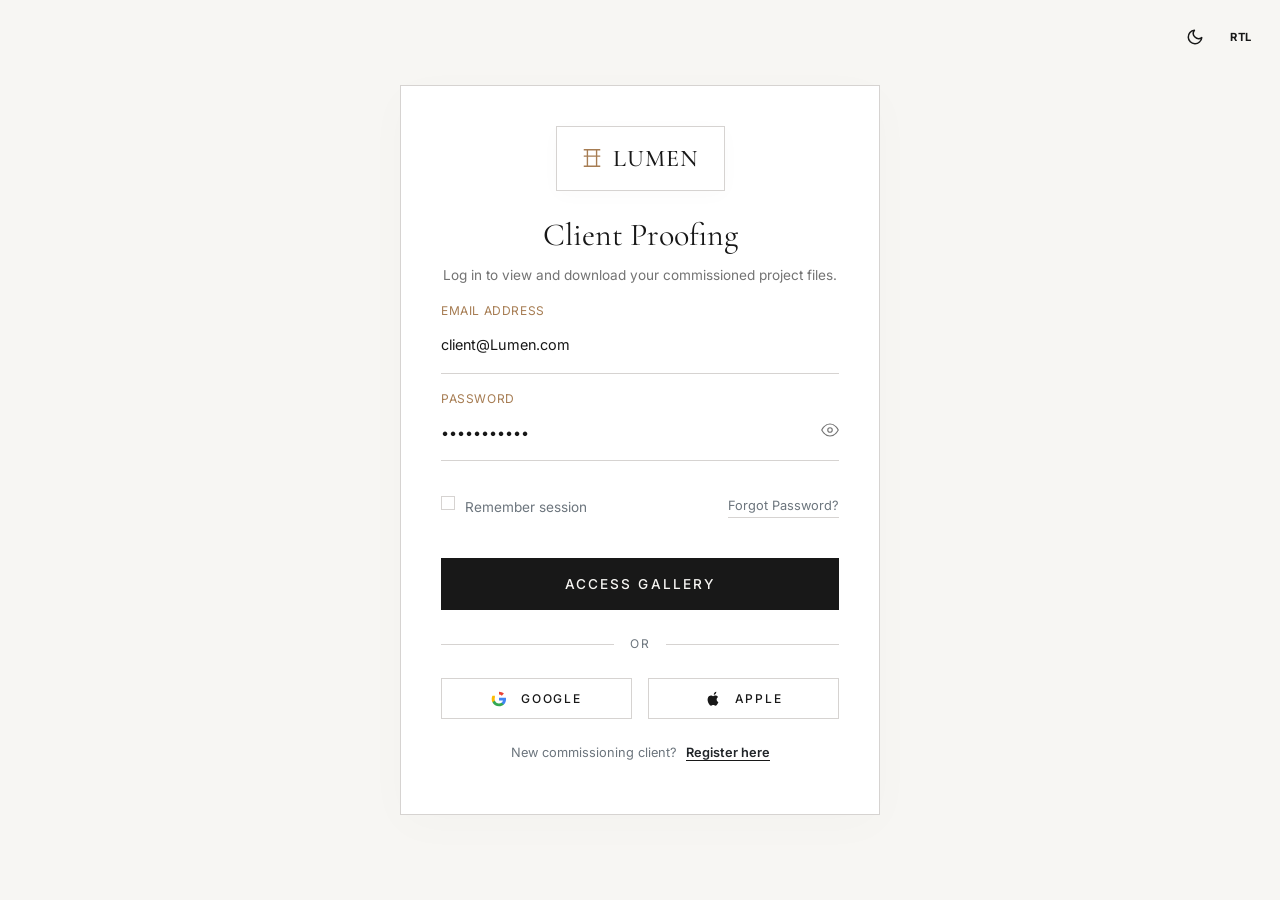
<file: login.html>
<!DOCTYPE html>
<html lang="en" data-theme="light">
<head>
  <meta charset="UTF-8">
  <meta name="viewport" content="width=device-width, initial-scale=1.0">
  <title>Client Portal Login — Lumen Studio</title>
  <link rel="icon" type="image/svg+xml" href="assets/images/favicon.svg">
  <meta name="description" content="Access your private client proofing gallery, view retouched layouts, and download final high-resolution assets.">
  
  <!-- Stylesheets -->
  <link rel="stylesheet" href="assets/css/bootstrap.min.css">
  <link rel="stylesheet" href="assets/css/style.css">
  <link rel="stylesheet" href="assets/css/dark.css">
  <link rel="stylesheet" href="assets/css/animations.css">
  
  <!-- Theme Toggle -->
  <script src="assets/js/theme-toggle.js"></script>
</head>
<body>
  <!-- Floating Control Actions (Top Right) -->
  <div style="position: fixed; top: 20px; right: 20px; z-index: 9999; display: flex; align-items: center; gap: 10px;">
    <!-- Theme Toggle Switch -->
    <button class="theme-toggle-btn" id="themeToggler" aria-label="Toggle dark/light theme">
      <svg class="moon-icon" viewBox="0 0 24 24" fill="none" stroke="currentColor" stroke-width="2" stroke-linecap="round" stroke-linejoin="round">
        <path d="M21 12.79A9 9 0 1 1 11.21 3 7 7 0 0 0 21 12.79z"></path>
      </svg>
      <svg class="sun-icon" viewBox="0 0 24 24" fill="none" stroke="currentColor" stroke-width="2" stroke-linecap="round" stroke-linejoin="round">
        <circle cx="12" cy="12" r="5"></circle>
        <line x1="12" y1="1" x2="12" y2="3"></line>
        <line x1="12" y1="21" x2="12" y2="23"></line>
        <line x1="4.22" y1="4.22" x2="5.64" y2="5.64"></line>
        <line x1="18.36" y1="18.36" x2="19.78" y2="19.78"></line>
        <line x1="1" y1="12" x2="3" y2="12"></line>
        <line x1="21" y1="12" x2="23" y2="12"></line>
        <line x1="4.22" y1="19.78" x2="5.64" y2="18.36"></line>
        <line x1="18.36" y1="5.64" x2="19.78" y2="4.22"></line>
      </svg>
    </button>
    <button class="theme-toggle-btn" id="rtlToggler" aria-label="Toggle right-to-left layout" style="font-size: 0.7rem; font-weight: 700; letter-spacing: 0.05em; padding: 8px;">RTL</button>
  </div>

  

  <!-- Login Main Container -->
  <main class="auth-container" style="min-height: 100vh; padding-top: 60px; padding-bottom: 60px; flex-direction: column; gap: 30px; display: flex; align-items: center; justify-content: center;">
    <div class="auth-card">
      <div class="auth-brand-box" style="display: flex; justify-content: center; margin-bottom: 25px; margin-top: -10px;">
        <a href="index.html" class="logo-editorial" style="display: inline-flex; align-items: center; padding: 12px 24px; border: 1px solid var(--border-color); background-color: var(--surface-color); box-shadow: 0 4px 20px rgba(0,0,0,0.02); text-decoration: none;">
          <svg class="brand-logo" viewBox="0 0 24 24" fill="none" stroke="currentColor" stroke-width="1.5" style="width: 22px; height: 22px; margin-right: 10px; color: var(--accent-color);"><path d="M3 21h18M3 10h18M3 3h18M7 3v18M17 3v18"></path></svg>
          <span>LUMEN</span>
        </a>
      </div>
      <div class="auth-header">
        <h1 class="auth-title font-serif">Client Proofing</h1>
        <p class="auth-subtitle">Log in to view and download your commissioned project files.</p>
      </div>

      <!-- Login Form -->
      <form id="clientLoginForm" novalidate aria-label="Client Login Form">
        
        <div class="form-group-editorial">
          <input type="email" id="loginEmail" class="form-input-editorial" placeholder=" " value="client@Lumen.com" required>
          <label for="loginEmail" class="form-label-editorial">EMAIL ADDRESS</label>
          <span class="validation-error-msg">Please enter a valid email address.</span>
        </div>

        <div class="form-group-editorial">
          <input type="password" id="loginPassword" class="form-input-editorial" placeholder=" " value="password123" required>
          <label for="loginPassword" class="form-label-editorial">PASSWORD</label>
          <span class="validation-error-msg">Password is required.</span>
          <button type="button" class="btn-show-password" id="btnTogglePassword" aria-label="Show password" style="position: absolute; right: 0; top: 12px; border: none; background: none; color: var(--text-secondary); cursor: pointer; padding: 0; display: flex; align-items: center; justify-content: center;">
            <svg class="eye-icon" viewBox="0 0 24 24" fill="none" stroke="currentColor" stroke-width="1.5" stroke-linecap="round" stroke-linejoin="round" style="width: 18px; height: 18px;">
              <path d="M1 12s4-8 11-8 11 8 11 8-4 8-11 8-11-8-11-8z"></path>
              <circle cx="12" cy="12" r="3"></circle>
            </svg>
          </button>
        </div>

        <div class="d-flex justify-content-between align-items-center mb-4 font-sans" style="font-size: 0.8rem;">
          <label class="checkbox-item" style="padding-left: 24px; margin-bottom: 0;">
            <input type="checkbox" id="rememberMe">
            <span class="checkmark" style="height: 14px; width: 14px;"></span>
            <span class="text-secondary">Remember session</span>
          </label>
          <a href="#" class="text-secondary" style="border-bottom: 1px solid var(--border-color);">Forgot Password?</a>
        </div>

        <!-- Feedback Alerts -->
        <div class="alert alert-danger d-none" id="loginErrorAlert">
          Invalid username or password. Please verify credentials.
        </div>
        
        <div class="alert alert-success d-none" id="loginSuccessAlert">
          Access granted. Redirecting to proofing dashboard...
        </div>

        <button type="submit" class="btn-editorial btn-editorial-solid w-100 text-center mt-3">Access Gallery</button>

        <div class="d-flex align-items-center my-4 text-secondary font-sans" style="font-size: 0.75rem;">
          <div style="flex: 1; height: 1px; background-color: var(--border-color);"></div>
          <span class="px-3" style="letter-spacing: 0.15em;">OR</span>
          <div style="flex: 1; height: 1px; background-color: var(--border-color);"></div>
        </div>

        <!-- Social Logins -->
        <div class="d-flex gap-3 mb-4 justify-content-center">
          <!-- Google Login -->
          <button type="button" class="btn-editorial" style="display: inline-flex; align-items: center; justify-content: center; gap: 10px; flex: 1; padding: 10px 16px; font-size: 0.75rem; border: 1px solid var(--border-color); background-color: var(--surface-color); transition: var(--transition-fast);">
            <svg viewBox="0 0 24 24" width="16" height="16" style="margin-right: 4px;">
              <path d="M22.56 12.25c0-.78-.07-1.53-.2-2.25H12v4.26h5.92c-.26 1.37-1.04 2.53-2.21 3.31v2.77h3.57c2.08-1.92 3.28-4.74 3.28-8.09z" fill="#4285F4"/>
              <path d="M12 23c2.97 0 5.46-.98 7.28-2.66l-3.57-2.77c-.98.66-2.23 1.06-3.71 1.06-2.86 0-5.29-1.93-6.16-4.53H2.18v2.84C3.99 20.53 7.7 23 12 23z" fill="#34A853"/>
              <path d="M5.84 14.09c-.22-.66-.35-1.36-.35-2.09s.13-1.43.35-2.09V7.06H2.18C1.43 8.55 1 10.22 1 12s.43 3.45 1.18 4.94l2.85-2.22.81-.63z" fill="#FBBC05"/>
              <path d="M12 5.38c1.62 0 3.06.56 4.21 1.64l3.15-3.15C17.45 2.09 14.97 1 12 1 7.7 1 3.47 2.18 7.06l3.66 2.84c.87-2.6 3.3-4.52 6.16-4.52z" fill="#EA4335"/>
            </svg>
            Google
          </button>
          <!-- Apple Login -->
          <button type="button" class="btn-editorial" style="display: inline-flex; align-items: center; justify-content: center; gap: 10px; flex: 1; padding: 10px 16px; font-size: 0.75rem; border: 1px solid var(--border-color); background-color: var(--surface-color); transition: var(--transition-fast);">
            <svg viewBox="0 0 24 24" width="16" height="16" fill="currentColor" style="margin-right: 4px;">
              <path d="M18.71 19.5c-.83 1.24-1.71 2.45-3.05 2.47-1.34.03-1.77-.79-3.29-.79-1.53 0-2 .77-3.27.82-1.31.05-2.3-1.32-3.14-2.53C4.25 17 2.94 12.45 4.7 9.39c.87-1.52 2.43-2.48 4.12-2.51 1.28-.02 2.5.87 3.29.87.78 0 2.26-1.07 3.81-.91.65.03 2.47.26 3.64 1.98-.09.06-2.17 1.28-2.15 3.81.03 3.02 2.65 4.03 2.68 4.04-.03.07-.42 1.44-1.38 2.83M15.97 4.17c.66-.81 1.11-1.93.99-3.06-.96.04-2.13.64-2.82 1.45-.6.7-1.13 1.84-.99 2.94.12.01.24.02.36.02.82 0 1.95-.54 2.46-1.35z"/>
            </svg>
            Apple
          </button>
        </div>
        
        <div class="text-center mt-4 font-sans" style="font-size: 0.8rem;">
          <span class="text-secondary">New commissioning client?</span>
          <a href="signup.html" class="text-dark" style="font-weight: 600; border-bottom: 1px solid var(--primary-color); margin-left: 5px;">Register here</a>
        </div>

      </form>
    </div>
  </main>



  <!-- Scripts -->
  <script src="assets/js/main.js"></script>
  <script src="assets/js/animations.js"></script>
  
  <!-- Login Handler -->
  <script>
    document.addEventListener('DOMContentLoaded', function() {
      const loginForm = document.getElementById('clientLoginForm');
      const errAlert = document.getElementById('loginErrorAlert');
      const succAlert = document.getElementById('loginSuccessAlert');
      const togglePass = document.getElementById('btnTogglePassword');
      const passField = document.getElementById('loginPassword');
      
      // Toggle password visibility
      if (togglePass && passField) {
        togglePass.addEventListener('click', function() {
          const type = passField.type === 'password' ? 'text' : 'password';
          passField.type = type;
          if (type === 'password') {
            this.innerHTML = `<svg class="eye-icon" viewBox="0 0 24 24" fill="none" stroke="currentColor" stroke-width="1.5" stroke-linecap="round" stroke-linejoin="round" style="width: 18px; height: 18px;"><path d="M1 12s4-8 11-8 11 8 11 8-4 8-11 8-11-8-11-8z"></path><circle cx="12" cy="12" r="3"></circle></svg>`;
          } else {
            this.innerHTML = `<svg class="eye-off-icon" viewBox="0 0 24 24" fill="none" stroke="currentColor" stroke-width="1.5" stroke-linecap="round" stroke-linejoin="round" style="width: 18px; height: 18px;"><path d="M17.94 17.94A10.07 10.07 0 0 1 12 20c-7 0-11-8-11-8a18.45 18.45 0 0 1 5.06-5.94M9.9 4.24A9.12 9.12 0 0 1 12 4c7 0 11 8 11 8a18.5 18.5 0 0 1-2.16 3.19m-6.72-1.07a3 3 0 1 1-4.24-4.24"></path><line x1="1" y1="1" x2="23" y2="23"></line></svg>`;
          }
        });
      }
      
      if (loginForm) {
        loginForm.addEventListener('submit', function(e) {
          e.preventDefault();
          
          const email = document.getElementById('loginEmail');
          const pass = document.getElementById('loginPassword');
          let valid = true;
          
          // Clear error states
          loginForm.querySelectorAll('.form-group-editorial').forEach(g => g.classList.remove('has-error'));
          errAlert.classList.add('d-none');
          succAlert.classList.add('d-none');
          
          if (!email.value || !email.value.includes('@')) {
            email.closest('.form-group-editorial').classList.add('has-error');
            valid = false;
          }
          if (!pass.value) {
            pass.closest('.form-group-editorial').classList.add('has-error');
            valid = false;
          }
          
          if (valid) {
            // Simulated validation check (Accepts any test client credentials)
            if (email.value === 'client@Lumen.com' && pass.value === 'password123') {
              succAlert.classList.remove('d-none');
              setTimeout(() => {
                window.location.href = 'index.html';
              }, 2000);
            } else {
              errAlert.classList.remove('d-none');
            }
          }
        });
      }
    });
  </script>
</body>
</html>
</file>
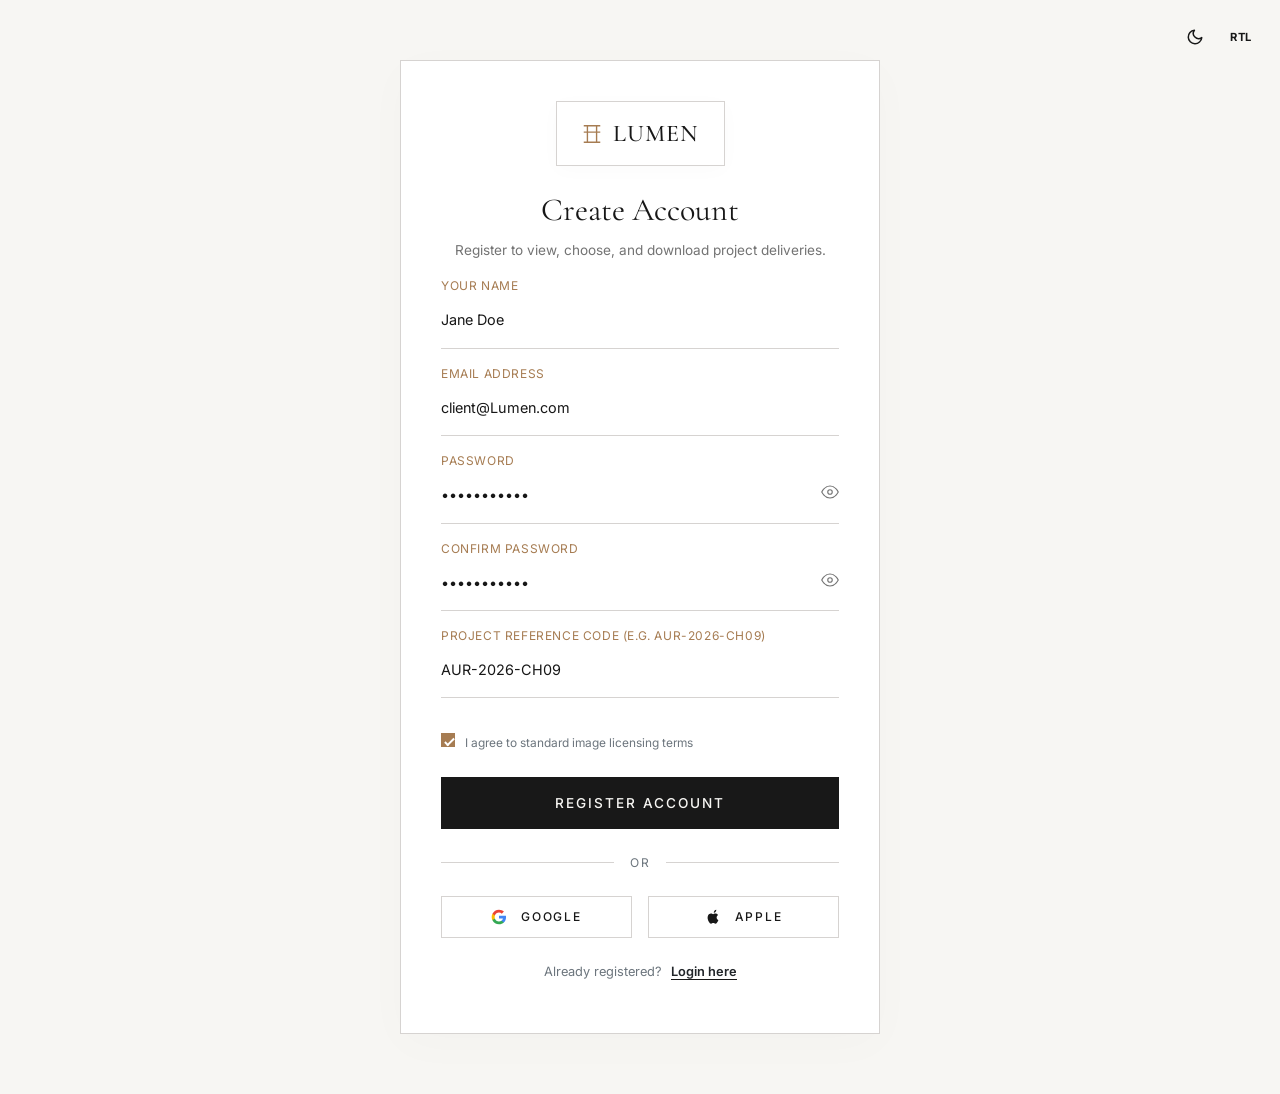
<file: signup.html>
<!DOCTYPE html>
<html lang="en" data-theme="light">
<head>
  <meta charset="UTF-8">
  <meta name="viewport" content="width=device-width, initial-scale=1.0">
  <title>Client Portal Registration — Lumen Studio</title>
  <link rel="icon" type="image/svg+xml" href="assets/images/favicon.svg">
  <meta name="description" content="Register an account on Lumen Client Portal using your project reference code to view spatial proofing galleries.">
  
  <!-- Stylesheets -->
  <link rel="stylesheet" href="assets/css/bootstrap.min.css">
  <link rel="stylesheet" href="assets/css/style.css">
  <link rel="stylesheet" href="assets/css/dark.css">
  <link rel="stylesheet" href="assets/css/animations.css">
  
  <!-- Theme Toggle -->
  <script src="assets/js/theme-toggle.js"></script>
</head>
<body>
  <!-- Floating Control Actions (Top Right) -->
  <div style="position: fixed; top: 20px; right: 20px; z-index: 9999; display: flex; align-items: center; gap: 10px;">
    <!-- Theme Toggle Switch -->
    <button class="theme-toggle-btn" id="themeToggler" aria-label="Toggle dark/light theme">
      <svg class="moon-icon" viewBox="0 0 24 24" fill="none" stroke="currentColor" stroke-width="2" stroke-linecap="round" stroke-linejoin="round">
        <path d="M21 12.79A9 9 0 1 1 11.21 3 7 7 0 0 0 21 12.79z"></path>
      </svg>
      <svg class="sun-icon" viewBox="0 0 24 24" fill="none" stroke="currentColor" stroke-width="2" stroke-linecap="round" stroke-linejoin="round">
        <circle cx="12" cy="12" r="5"></circle>
        <line x1="12" y1="1" x2="12" y2="3"></line>
        <line x1="12" y1="21" x2="12" y2="23"></line>
        <line x1="4.22" y1="4.22" x2="5.64" y2="5.64"></line>
        <line x1="18.36" y1="18.36" x2="19.78" y2="19.78"></line>
        <line x1="1" y1="12" x2="3" y2="12"></line>
        <line x1="21" y1="12" x2="23" y2="12"></line>
        <line x1="4.22" y1="19.78" x2="5.64" y2="18.36"></line>
        <line x1="18.36" y1="5.64" x2="19.78" y2="4.22"></line>
      </svg>
    </button>
    <button class="theme-toggle-btn" id="rtlToggler" aria-label="Toggle right-to-left layout" style="font-size: 0.7rem; font-weight: 700; letter-spacing: 0.05em; padding: 8px;">RTL</button>
  </div>

  

  <!-- Signup Main Container -->
  <main class="auth-container" style="min-height: 100vh; padding-top: 60px; padding-bottom: 60px; flex-direction: column; gap: 30px; display: flex; align-items: center; justify-content: center;">
    <div class="auth-card">
      <div class="auth-brand-box" style="display: flex; justify-content: center; margin-bottom: 25px; margin-top: -10px;">
        <a href="index.html" class="logo-editorial" style="display: inline-flex; align-items: center; padding: 12px 24px; border: 1px solid var(--border-color); background-color: var(--surface-color); box-shadow: 0 4px 20px rgba(0,0,0,0.02); text-decoration: none;">
          <svg class="brand-logo" viewBox="0 0 24 24" fill="none" stroke="currentColor" stroke-width="1.5" style="width: 22px; height: 22px; margin-right: 10px; color: var(--accent-color);"><path d="M3 21h18M3 10h18M3 3h18M7 3v18M17 3v18"></path></svg>
          <span>LUMEN</span>
        </a>
      </div>
      <div class="auth-header">
        <h1 class="auth-title font-serif">Create Account</h1>
        <p class="auth-subtitle">Register to view, choose, and download project deliveries.</p>
      </div>

      <!-- Registration Form -->
      <form id="clientSignupForm" novalidate aria-label="Client Signup Form">
        
        <div class="form-group-editorial">
          <input type="text" id="signupName" class="form-input-editorial" placeholder=" " value="Jane Doe" required>
          <label for="signupName" class="form-label-editorial">YOUR NAME</label>
          <span class="validation-error-msg">Please enter your name.</span>
        </div>

        <div class="form-group-editorial">
          <input type="email" id="signupEmail" class="form-input-editorial" placeholder=" " value="client@Lumen.com" required>
          <label for="signupEmail" class="form-label-editorial">EMAIL ADDRESS</label>
          <span class="validation-error-msg">Please enter a valid email address.</span>
        </div>

        <div class="form-group-editorial">
          <input type="password" id="signupPassword" class="form-input-editorial" placeholder=" " value="password123" required>
          <label for="signupPassword" class="form-label-editorial">PASSWORD</label>
          <span class="validation-error-msg">Password is required (min 6 characters).</span>
          <button type="button" class="btn-show-password" id="btnToggleSignupPassword" aria-label="Show password" style="position: absolute; right: 0; top: 12px; border: none; background: none; color: var(--text-secondary); cursor: pointer; padding: 0; display: flex; align-items: center; justify-content: center;">
            <svg class="eye-icon" viewBox="0 0 24 24" fill="none" stroke="currentColor" stroke-width="1.5" stroke-linecap="round" stroke-linejoin="round" style="width: 18px; height: 18px;">
              <path d="M1 12s4-8 11-8 11 8 11 8-4 8-11 8-11-8-11-8z"></path>
              <circle cx="12" cy="12" r="3"></circle>
            </svg>
          </button>
        </div>

        <div class="form-group-editorial">
          <input type="password" id="signupConfirmPassword" class="form-input-editorial" placeholder=" " value="password123" required>
          <label for="signupConfirmPassword" class="form-label-editorial">CONFIRM PASSWORD</label>
          <span class="validation-error-msg">Passwords do not match.</span>
          <button type="button" class="btn-show-password" id="btnToggleConfirmPassword" aria-label="Show password" style="position: absolute; right: 0; top: 12px; border: none; background: none; color: var(--text-secondary); cursor: pointer; padding: 0; display: flex; align-items: center; justify-content: center;">
            <svg class="eye-icon" viewBox="0 0 24 24" fill="none" stroke="currentColor" stroke-width="1.5" stroke-linecap="round" stroke-linejoin="round" style="width: 18px; height: 18px;">
              <path d="M1 12s4-8 11-8 11 8 11 8-4 8-11 8-11-8-11-8z"></path>
              <circle cx="12" cy="12" r="3"></circle>
            </svg>
          </button>
        </div>

        <div class="form-group-editorial">
          <input type="text" id="signupProjectCode" class="form-input-editorial" placeholder=" " value="AUR-2026-CH09" required>
          <label for="signupProjectCode" class="form-label-editorial">PROJECT REFERENCE CODE (E.G. AUR-2026-CH09)</label>
          <span class="validation-error-msg">Project Reference Code is required.</span>
        </div>

        <div class="form-group-editorial mb-4">
          <label class="checkbox-item" style="padding-left: 24px; margin-bottom: 0;">
            <input type="checkbox" id="termsCheck" checked required>
            <span class="checkmark" style="height: 14px; width: 14px;"></span>
            <span class="text-secondary small">I agree to standard image licensing terms</span>
          </label>
          <span class="validation-error-msg" id="err-termsCheck" style="display: none;">You must accept the usage license terms.</span>
        </div>

        <!-- Success Alert -->
        <div class="alert alert-success d-none" id="signupSuccessAlert">
          Registration successful. Account created. Redirecting to Login...
        </div>

        <button type="submit" class="btn-editorial btn-editorial-solid w-100 text-center">Register Account</button>

        <div class="d-flex align-items-center my-4 text-secondary font-sans" style="font-size: 0.75rem;">
          <div style="flex: 1; height: 1px; background-color: var(--border-color);"></div>
          <span class="px-3" style="letter-spacing: 0.15em;">OR</span>
          <div style="flex: 1; height: 1px; background-color: var(--border-color);"></div>
        </div>

        <!-- Social Logins -->
        <div class="d-flex gap-3 mb-4 justify-content-center">
          <!-- Google Login -->
          <button type="button" class="btn-editorial" style="display: inline-flex; align-items: center; justify-content: center; gap: 10px; flex: 1; padding: 10px 16px; font-size: 0.75rem; border: 1px solid var(--border-color); background-color: var(--surface-color); transition: var(--transition-fast);">
            <svg viewBox="0 0 24 24" width="16" height="16" style="margin-right: 4px;">
              <path d="M22.56 12.25c0-.78-.07-1.53-.2-2.25H12v4.26h5.92c-.26 1.37-1.04 2.53-2.21 3.31v2.77h3.57c2.08-1.92 3.28-4.74 3.28-8.09z" fill="#4285F4"/>
              <path d="M12 23c2.97 0 5.46-.98 7.28-2.66l-3.57-2.77c-.98.66-2.23 1.06-3.71 1.06-2.86 0-5.29-1.93-6.16-4.53H2.18v2.84C3.99 20.53 7.7 23 12 23z" fill="#34A853"/>
              <path d="M5.84 14.09c-.22-.66-.35-1.36-.35-2.09s.13-1.43.35-2.09V7.06H2.18C1.43 8.55 1 10.22 1 12s.43 3.45 1.18 4.94l2.85-2.22.81-.63z" fill="#FBBC05"/>
              <path d="M12 5.38c1.62 0 3.06.56 4.21 1.64l3.15-3.15C17.45 2.09 14.97 1 12 1 7.7 1 3.99 3.47 2.18 7.06l3.66 2.84c.87-2.6 3.3-4.52 6.16-4.52z" fill="#EA4335"/>
            </svg>
            Google
          </button>
          <!-- Apple Login -->
          <button type="button" class="btn-editorial" style="display: inline-flex; align-items: center; justify-content: center; gap: 10px; flex: 1; padding: 10px 16px; font-size: 0.75rem; border: 1px solid var(--border-color); background-color: var(--surface-color); transition: var(--transition-fast);">
            <svg viewBox="0 0 24 24" width="16" height="16" fill="currentColor" style="margin-right: 4px;">
              <path d="M18.71 19.5c-.83 1.24-1.71 2.45-3.05 2.47-1.34.03-1.77-.79-3.29-.79-1.53 0-2 .77-3.27.82-1.31.05-2.3-1.32-3.14-2.53C4.25 17 2.94 12.45 4.7 9.39c.87-1.52 2.43-2.48 4.12-2.51 1.28-.02 2.5.87 3.29.87.78 0 2.26-1.07 3.81-.91.65.03 2.47.26 3.64 1.98-.09.06-2.17 1.28-2.15 3.81.03 3.02 2.65 4.03 2.68 4.04-.03.07-.42 1.44-1.38 2.83M15.97 4.17c.66-.81 1.11-1.93.99-3.06-.96.04-2.13.64-2.82 1.45-.6.7-1.13 1.84-.99 2.94.12.01.24.02.36.02.82 0 1.95-.54 2.46-1.35z"/>
            </svg>
            Apple
          </button>
        </div>
        
        <div class="text-center mt-4 font-sans" style="font-size: 0.8rem;">
          <span class="text-secondary">Already registered?</span>
          <a href="login.html" class="text-dark" style="font-weight: 600; border-bottom: 1px solid var(--primary-color); margin-left: 5px;">Login here</a>
        </div>

      </form>
    </div>
  </main>



  <!-- Scripts -->
  <script src="assets/js/main.js"></script>
  <script src="assets/js/animations.js"></script>
  
  <!-- Signup Handler -->
  <script>
    document.addEventListener('DOMContentLoaded', function() {
      const signupForm = document.getElementById('clientSignupForm');
      const succAlert = document.getElementById('signupSuccessAlert');
      
      const togglePass = document.getElementById('btnToggleSignupPassword');
      const passField = document.getElementById('signupPassword');
      const toggleConfirmPass = document.getElementById('btnToggleConfirmPassword');
      const confirmPassField = document.getElementById('signupConfirmPassword');
      
      // Toggle password visibility
      if (togglePass && passField) {
        togglePass.addEventListener('click', function() {
          const type = passField.type === 'password' ? 'text' : 'password';
          passField.type = type;
          if (type === 'password') {
            this.innerHTML = `<svg class="eye-icon" viewBox="0 0 24 24" fill="none" stroke="currentColor" stroke-width="1.5" stroke-linecap="round" stroke-linejoin="round" style="width: 18px; height: 18px;"><path d="M1 12s4-8 11-8 11 8 11 8-4 8-11 8-11-8-11-8z"></path><circle cx="12" cy="12" r="3"></circle></svg>`;
          } else {
            this.innerHTML = `<svg class="eye-off-icon" viewBox="0 0 24 24" fill="none" stroke="currentColor" stroke-width="1.5" stroke-linecap="round" stroke-linejoin="round" style="width: 18px; height: 18px;"><path d="M17.94 17.94A10.07 10.07 0 0 1 12 20c-7 0-11-8-11-8a18.45 18.45 0 0 1 5.06-5.94M9.9 4.24A9.12 9.12 0 0 1 12 4c7 0 11 8 11 8a18.5 18.5 0 0 1-2.16 3.19m-6.72-1.07a3 3 0 1 1-4.24-4.24"></path><line x1="1" y1="1" x2="23" y2="23"></line></svg>`;
          }
        });
      }
      
      if (toggleConfirmPass && confirmPassField) {
        toggleConfirmPass.addEventListener('click', function() {
          const type = confirmPassField.type === 'password' ? 'text' : 'password';
          confirmPassField.type = type;
          if (type === 'password') {
            this.innerHTML = `<svg class="eye-icon" viewBox="0 0 24 24" fill="none" stroke="currentColor" stroke-width="1.5" stroke-linecap="round" stroke-linejoin="round" style="width: 18px; height: 18px;"><path d="M1 12s4-8 11-8 11 8 11 8-4 8-11 8-11-8-11-8z"></path><circle cx="12" cy="12" r="3"></circle></svg>`;
          } else {
            this.innerHTML = `<svg class="eye-off-icon" viewBox="0 0 24 24" fill="none" stroke="currentColor" stroke-width="1.5" stroke-linecap="round" stroke-linejoin="round" style="width: 18px; height: 18px;"><path d="M17.94 17.94A10.07 10.07 0 0 1 12 20c-7 0-11-8-11-8a18.45 18.45 0 0 1 5.06-5.94M9.9 4.24A9.12 9.12 0 0 1 12 4c7 0 11 8 11 8a18.5 18.5 0 0 1-2.16 3.19m-6.72-1.07a3 3 0 1 1-4.24-4.24"></path><line x1="1" y1="1" x2="23" y2="23"></line></svg>`;
          }
        });
      }
      
      if (signupForm) {
        signupForm.addEventListener('submit', function(e) {
          e.preventDefault();
          
          const name = document.getElementById('signupName');
          const email = document.getElementById('signupEmail');
          const pass = document.getElementById('signupPassword');
          const confirmPass = document.getElementById('signupConfirmPassword');
          const code = document.getElementById('signupProjectCode');
          const terms = document.getElementById('termsCheck');
          const errTerms = document.getElementById('err-termsCheck');
          
          let valid = true;
          
          // Clear error states
          signupForm.querySelectorAll('.form-group-editorial').forEach(g => g.classList.remove('has-error'));
          succAlert.classList.add('d-none');
          if (errTerms) errTerms.style.display = 'none';
          
          if (!name.value.trim()) {
            name.closest('.form-group-editorial').classList.add('has-error');
            valid = false;
          }
          if (!email.value || !email.value.includes('@')) {
            email.closest('.form-group-editorial').classList.add('has-error');
            valid = false;
          }
          if (!pass.value || pass.value.length < 6) {
            pass.closest('.form-group-editorial').classList.add('has-error');
            valid = false;
          }
          if (!confirmPass.value || confirmPass.value !== pass.value) {
            confirmPass.closest('.form-group-editorial').classList.add('has-error');
            valid = false;
          }
          if (!code.value.trim()) {
            code.closest('.form-group-editorial').classList.add('has-error');
            valid = false;
          }
          if (!terms.checked) {
            if (errTerms) errTerms.style.display = 'block';
            valid = false;
          }
          
          if (valid) {
            succAlert.classList.remove('d-none');
            setTimeout(() => {
              window.location.href = 'login.html';
            }, 2000);
          }
        });
      }
    });
  </script>
</body>
</html>
</file>
<file: assets/css/style.css>
/* 
   Home Interior & Architectural Photography Template
   ThemeForest Premium Commercial Quality
   Primary Stylesheet (style.css)
*/

@import url('https://fonts.googleapis.com/css2?family=Cormorant+Garamond:ital,wght@0,300;0,400;0,500;0,600;0,700;1,400&family=Inter:wght@300;400;500;600;700&display=swap');

:root {
  --primary-color: #181818;
  --secondary-color: #525252;
  --accent-color: #A67C52;
  --bg-color: #F7F6F3;
  --surface-color: #FFFFFF;
  --card-surface: #FFFFFF;
  --text-primary: #171717;
  --text-secondary: #737373;
  --border-color: #D6D3D1;
  --input-bg: #FFFFFF;
  
  --font-serif: 'Cormorant Garamond', Georgia, serif;
  --font-sans: 'Inter', system-ui, -apple-system, sans-serif;
  
  --transition-smooth: all 0.5s cubic-bezier(0.16, 1, 0.3, 1);
  --transition-fast: all 0.2s ease;
  --header-height: 90px;
  --focus-ring: 0 0 0 2px var(--accent-color);
}

/* Reset & Base Styles */
*, *::before, *::after {
  box-sizing: border-box;
}

body {
  font-family: var(--font-sans);
  background-color: var(--bg-color);
  color: var(--text-primary);
  margin: 0;
  padding: 0;
  overflow-x: hidden;
  -webkit-font-smoothing: antialiased;
  -moz-osx-font-smoothing: grayscale;
  line-height: 1.625;
  transition: background-color 0.4s ease, color 0.4s ease, border-color 0.4s ease;
}

a {
  color: inherit;
  text-decoration: none;
  transition: var(--transition-fast);
}
a:hover {
  color: var(--accent-color);
}

h1, h2, h3, h4, h5, h6 {
  font-family: var(--font-serif);
  font-weight: 400;
  line-height: 1.2;
  color: var(--text-primary);
  margin-top: 0;
}

img {
  max-width: 100%;
  height: auto;
  object-fit: cover;
  display: block;
}

/* Scrollbar */
::-webkit-scrollbar {
  width: 8px;
  height: 8px;
}
::-webkit-scrollbar-track {
  background: var(--bg-color);
}
::-webkit-scrollbar-thumb {
  background: var(--border-color);
  border-radius: 4px;
}
::-webkit-scrollbar-thumb:hover {
  background: var(--secondary-color);
}

/* Keyboard Accessibility Focus */
*:focus-visible {
  outline: none;
  box-shadow: var(--focus-ring);
}

/* Editorial Spacing */
.section-padding {
  padding: 100px 0;
}
@media (max-width: 768px) {
  .section-padding {
    padding: 60px 0;
  }
}

.spacer-sm { height: 20px; }
.spacer-md { height: 40px; }
.spacer-lg { height: 80px; }

/* Buttons & UI Controls */
.btn-editorial {
  display: inline-flex;
  align-items: center;
  justify-content: center;
  font-family: var(--font-sans);
  font-size: 0.85rem;
  font-weight: 500;
  text-transform: uppercase;
  letter-spacing: 0.15em;
  padding: 14px 28px;
  border: 1px solid var(--primary-color);
  background-color: transparent;
  color: var(--primary-color);
  position: relative;
  overflow: hidden;
  z-index: 1;
  transition: var(--transition-smooth);
  cursor: pointer;
}
.btn-editorial::before {
  content: '';
  position: absolute;
  top: 0;
  left: 0;
  width: 100%;
  height: 100%;
  background-color: var(--primary-color);
  z-index: -1;
  transform: scaleY(0);
  transform-origin: bottom;
  transition: var(--transition-smooth);
}
.btn-editorial:hover {
  color: var(--bg-color);
}
.btn-editorial:hover::before {
  transform: scaleY(1);
}

.btn-editorial-solid {
  background-color: var(--primary-color) !important;
  color: var(--bg-color) !important;
}
.btn-editorial-solid::before {
  background-color: var(--accent-color);
}
.btn-editorial-solid:hover {
  color: #FFFFFF !important;
  border-color: var(--accent-color) !important;
}

.btn-editorial-accent {
  border-color: var(--accent-color);
  color: var(--accent-color);
}
.btn-editorial-accent::before {
  background-color: var(--accent-color);
}
.btn-editorial-accent:hover {
  color: #FFFFFF;
}

.btn-editorial-text {
  font-family: var(--font-sans);
  font-size: 0.85rem;
  font-weight: 500;
  text-transform: uppercase;
  letter-spacing: 0.15em;
  color: var(--primary-color);
  display: inline-flex;
  align-items: center;
  border-bottom: 1px solid var(--primary-color);
  padding-bottom: 4px;
}
.btn-editorial-text:hover {
  color: var(--accent-color);
  border-color: var(--accent-color);
  padding-left: 8px;
}

/* Header & Navigation */
.header-editorial {
  position: fixed;
  top: 0;
  left: 0;
  width: 100%;
  height: 80px;
  z-index: 1000;
  border-bottom: 1px solid var(--border-color);
  background-color: var(--surface-color);
  backdrop-filter: blur(10px);
  transition: var(--transition-smooth);
}

.header-editorial .logo-editorial {
  color: var(--primary-color);
}
.header-editorial .nav-link-item {
  color: var(--text-primary);
}
.header-editorial .nav-link-item:hover,
.header-editorial .nav-link-item.active {
  color: var(--primary-color);
}
.header-editorial .btn-editorial {
  color: var(--primary-color);
  border-color: var(--border-color);
}
.header-editorial .theme-toggle-btn {
  color: var(--primary-color);
}
.header-editorial .hamburger-btn .hamburger-line {
  background-color: var(--primary-color);
}

/* Scrolled Header Compatibility */
.header-editorial.scrolled {
  background-color: var(--surface-color);
  border-color: var(--border-color);
  height: 80px;
}
.header-editorial.scrolled .logo-editorial {
  color: var(--primary-color);
}
.header-editorial.scrolled .nav-link-item {
  color: var(--text-primary);
}
.header-editorial.scrolled .nav-link-item:hover,
.header-editorial.scrolled .nav-link-item.active {
  color: var(--primary-color);
}
.header-editorial.scrolled .btn-editorial {
  color: var(--primary-color);
  border-color: var(--border-color);
}
.header-editorial.scrolled .theme-toggle-btn {
  color: var(--primary-color);
}
.header-editorial.scrolled .hamburger-btn .hamburger-line {
  background-color: var(--primary-color);
}

/* Dark theme overrides for header background */
html[data-theme="dark"] .header-editorial,
html[data-theme="dark"] .header-editorial.scrolled {
  background-color: var(--surface-color);
}

.header-container {
  display: flex;
  align-items: center;
  justify-content: space-between;
  height: 100%;
  padding: 0 4%;
  width: 100%;
}

.logo-editorial {
  font-family: var(--font-serif);
  font-size: 1.5rem;
  font-weight: 500;
  letter-spacing: 0.05em;
  color: var(--primary-color);
}

.nav-menu {
  display: flex;
  align-items: center;
  gap: 2.5rem;
  margin: 0;
  padding: 0;
  list-style: none;
}
@media (max-width: 1024px) {
  .nav-menu {
    display: none;
  }
  .header-actions #themeToggler,
  .header-actions #rtlToggler,
  .header-actions .btn-editorial {
    display: none !important;
  }
}

.nav-link-item {
  font-family: var(--font-sans);
  font-size: 0.8rem;
  font-weight: 500;
  text-transform: uppercase;
  letter-spacing: 0.15em;
  color: var(--text-primary);
  position: relative;
  padding: 10px 0;
}
.nav-link-item::after {
  content: '';
  position: absolute;
  bottom: 0;
  left: 0;
  width: 0;
  height: 1px;
  background-color: var(--accent-color);
  transition: var(--transition-fast);
}
.nav-link-item:hover::after,
.nav-link-item.active::after {
  width: 100%;
}

/* Dropdowns */
.nav-dropdown-wrapper {
  position: relative;
}
.nav-dropdown {
  position: absolute;
  top: 100%;
  left: 50%;
  transform: translateX(-50%) translateY(15px);
  background-color: var(--surface-color);
  border: 1px solid var(--border-color);
  min-width: 220px;
  list-style: none;
  padding: 15px 0;
  margin: 0;
  opacity: 0;
  pointer-events: none;
  transition: var(--transition-smooth);
  z-index: 100;
}
.nav-dropdown-wrapper:hover .nav-dropdown {
  opacity: 1;
  pointer-events: auto;
  transform: translateX(-50%) translateY(0);
}
.nav-dropdown-item a {
  display: block;
  padding: 10px 24px;
  font-family: var(--font-sans);
  font-size: 0.75rem;
  text-transform: uppercase;
  letter-spacing: 0.1em;
  color: var(--text-primary);
}
.nav-dropdown-item a:hover {
  background-color: var(--bg-color);
  color: var(--accent-color);
  padding-left: 30px;
}

/* Header Utilities */
.header-actions {
  display: flex;
  align-items: center;
  gap: 1.5rem;
}

/* Theme Toggle Button */
.theme-toggle-btn {
  background: none;
  border: none;
  color: var(--primary-color);
  cursor: pointer;
  padding: 8px;
  display: flex;
  align-items: center;
  justify-content: center;
  border-radius: 50%;
  transition: var(--transition-fast);
}
.theme-toggle-btn:hover {
  background-color: rgba(0, 0, 0, 0.05);
  color: var(--accent-color);
}
html[data-theme="dark"] .theme-toggle-btn:hover {
  background-color: rgba(255, 255, 255, 0.05);
}
.theme-toggle-btn svg {
  width: 18px;
  height: 18px;
}
.theme-toggle-btn .sun-icon {
  display: none;
}
html[data-theme="dark"] .theme-toggle-btn .sun-icon {
  display: block;
}
html[data-theme="dark"] .theme-toggle-btn .moon-icon {
  display: none;
}

/* Mobile Hamburger Menu */
.hamburger-btn {
  background: none;
  border: none;
  width: 30px;
  height: 24px;
  position: relative;
  display: none;
  cursor: pointer;
  z-index: 1100;
}
@media (max-width: 1024px) {
  .hamburger-btn {
    display: flex;
    flex-direction: column;
    justify-content: space-between;
  }
}
.hamburger-line {
  width: 100%;
  height: 2px;
  background-color: var(--primary-color);
  transition: var(--transition-smooth);
  transform-origin: center;
}
.hamburger-btn.active .hamburger-line:nth-child(1) {
  transform: translateY(11px) rotate(45deg);
}
.hamburger-btn.active .hamburger-line:nth-child(2) {
  opacity: 0;
}
.hamburger-btn.active .hamburger-line:nth-child(3) {
  transform: translateY(-11px) rotate(-45deg);
}

/* Mobile Navigation Overlay */
.mobile-nav-overlay {
  position: fixed;
  top: 0;
  left: 0;
  width: 100%;
  height: 100vh;
  background-color: var(--bg-color);
  z-index: 1050;
  transform: translateX(100%);
  transition: var(--transition-smooth);
  display: flex;
  flex-direction: column;
  padding: 80px 6% 20px 6%;
  overflow-y: auto;
}
.mobile-nav-overlay.active {
  transform: translateX(0);
}
.mobile-menu {
  list-style: none;
  padding: 0;
  margin: 0 0 20px 0;
}
.mobile-menu-item {
  margin-bottom: 0.85rem;
  border-bottom: 1px solid var(--border-color);
  padding-bottom: 6px;
}
.mobile-link {
  font-family: var(--font-serif);
  font-size: 1.35rem;
  color: var(--text-primary);
  display: flex;
  justify-content: space-between;
  align-items: center;
  transition: var(--transition-fast);
}
.mobile-link:hover,
.mobile-link.active,
.mobile-link a:hover,
.mobile-link a.active,
.mobile-submenu-item a.active {
  color: var(--accent-color);
}
.mobile-dropdown-toggle {
  background: none;
  border: none;
  color: var(--text-secondary);
  font-size: 1rem;
  padding: 3px 10px;
}
.mobile-submenu {
  list-style: none;
  padding: 8px 0 4px 15px;
  margin: 0;
  display: none;
}
.mobile-submenu-item {
  margin-bottom: 0.6rem;
}
.mobile-submenu-item a {
  font-family: var(--font-sans);
  font-size: 0.8rem;
  text-transform: uppercase;
  letter-spacing: 0.1em;
  color: var(--text-secondary);
}
.mobile-submenu-item a:hover {
  color: var(--accent-color);
}
.mobile-nav-footer {
  margin-top: auto;
  border-top: 1px solid var(--border-color);
  padding-top: 15px;
}

/* Home 1 (Cinematic Hero) */
.hero-cinematic {
  position: relative;
  height: 100vh;
  width: 100%;
  display: flex;
  align-items: center;
  justify-content: center;
  overflow: hidden;
  color: #FFFFFF;
}
.hero-bg-wrapper {
  position: absolute;
  top: 0;
  left: 0;
  width: 100%;
  height: 100%;
  z-index: 1;
}
.hero-bg-image {
  width: 100%;
  height: 100%;
  object-fit: cover;
  transform: scale(1.05);
  transition: transform 12s ease-out;
}
.hero-cinematic.loaded .hero-bg-image {
  transform: scale(1);
}
.hero-overlay {
  position: absolute;
  top: 0;
  left: 0;
  width: 100%;
  height: 100%;
  background: linear-gradient(180deg, rgba(0,0,0,0.4) 0%, rgba(0,0,0,0.5) 100%);
  z-index: 2;
}
.hero-content {
  position: relative;
  z-index: 3;
  max-width: 900px;
  padding: 0 20px;
  text-align: center;
}
.hero-subtitle {
  font-family: var(--font-sans);
  font-size: 0.85rem;
  font-weight: 500;
  text-transform: uppercase;
  letter-spacing: 0.3em;
  margin-bottom: 25px;
  display: block;
}
.hero-title {
  font-size: clamp(2.5rem, 6vw, 4.8rem);
  font-weight: 300;
  line-height: 1.1;
  margin-bottom: 30px;
  color: #FFFFFF;
}
.hero-description {
  font-family: var(--font-serif);
  font-size: clamp(1.2rem, 2.5vw, 1.6rem);
  font-weight: 300;
  max-width: 650px;
  margin: 0 auto 40px auto;
  opacity: 0.9;
  line-height: 1.4;
}
.hero-actions-container {
  display: flex;
  justify-content: center;
  gap: 1.5rem;
  flex-wrap: wrap;
}
.hero-btn-light {
  border-color: #FFFFFF;
  color: #FFFFFF;
}
.hero-btn-light::before {
  background-color: #FFFFFF;
}
.hero-btn-light:hover {
  color: var(--primary-color);
}

/* Home 2 (Split Screen Layout) */
.split-hero-section {
  display: flex;
  height: 100vh;
  width: 100%;
  overflow: hidden;
  margin-top: 0;
  padding-top: var(--header-height);
}
@media (max-width: 991px) {
  .split-hero-section {
    flex-direction: column;
    height: auto;
    overflow: visible;
  }
}
.split-left-pane {
  width: 45%;
  height: 100%;
  padding: 6% 5%;
  display: flex;
  flex-direction: column;
  justify-content: center;
  overflow-y: auto;
  background-color: var(--bg-color);
}
@media (max-width: 991px) {
  .split-left-pane {
    width: 100%;
    height: auto;
    padding: 60px 20px;
  }
}
.split-right-pane {
  width: 55%;
  height: 100%;
  overflow-y: scroll;
  scroll-snap-type: y mandatory;
  scrollbar-width: none; /* Hide scrollbar for clean design */
}
.split-right-pane::-webkit-scrollbar {
  display: none;
}
@media (max-width: 991px) {
  .split-right-pane {
    width: 100%;
    height: 450px;
    overflow-y: hidden;
  }
}
.split-image-stack {
  width: 100%;
}
.split-stack-item {
  width: 100%;
  height: 100%;
  scroll-snap-align: start;
  position: relative;
}
@media (max-width: 991px) {
  .split-stack-item {
    height: 450px;
  }
}
.split-stack-item img {
  width: 100%;
  height: 100%;
  object-fit: cover;
}
@media (max-width: 1024px) {
  .split-right-pane {
    overflow-x: auto !important;
    overflow-y: hidden !important;
    scroll-snap-type: x mandatory !important;
    display: flex !important;
  }
  .split-right-pane::-webkit-scrollbar {
    display: none !important;
  }
  .split-image-stack {
    display: flex !important;
    flex-direction: row !important;
    width: 100% !important;
    height: 100% !important;
  }
  .split-stack-item {
    flex: 0 0 100% !important;
    width: 100% !important;
    height: 100% !important;
    scroll-snap-align: start !important;
  }
}

/* Asymmetric Grid & General Cards */
.editorial-grid {
  display: grid;
  grid-template-columns: repeat(12, 1fr);
  gap: 30px;
}
@media (max-width: 768px) {
  .editorial-grid {
    display: flex;
    flex-direction: column;
    gap: 40px;
  }
}

.portfolio-card {
  position: relative;
  overflow: hidden;
  margin-bottom: 30px;
  display: block;
}
.portfolio-img-wrapper {
  overflow: hidden;
  position: relative;
  background-color: #E7E5E4;
  aspect-ratio: 3 / 2;
}
.portfolio-img-wrapper img {
  width: 100%;
  height: 100%;
  object-fit: cover;
  transition: transform 1.2s cubic-bezier(0.16, 1, 0.3, 1);
  backface-visibility: hidden;
}
.portfolio-card:hover .portfolio-img-wrapper img {
  transform: scale(1.04);
}
.portfolio-meta {
  margin-top: 15px;
}
.portfolio-title {
  font-size: 1.4rem;
  font-family: var(--font-serif);
  margin-bottom: 5px;
}
.portfolio-category {
  font-size: 0.75rem;
  font-family: var(--font-sans);
  text-transform: uppercase;
  letter-spacing: 0.1em;
  color: var(--text-secondary);
}

/* Filter Controls */
.filter-container {
  display: flex;
  justify-content: center;
  flex-wrap: wrap;
  gap: 1rem;
  margin-bottom: 50px;
}
.filter-btn {
  background: none;
  border: none;
  font-family: var(--font-sans);
  font-size: 0.75rem;
  font-weight: 500;
  text-transform: uppercase;
  letter-spacing: 0.15em;
  color: var(--text-secondary);
  padding: 8px 16px;
  border-bottom: 1px solid transparent;
  cursor: pointer;
  transition: var(--transition-fast);
}
.filter-btn:hover,
.filter-btn.active {
  color: var(--primary-color);
  border-color: var(--accent-color);
}

/* Masonry Grid Dynamic Classes */
.masonry-grid {
  display: flex;
  flex-wrap: wrap;
  justify-content: center;
  margin-left: -20px; /* gutter compensation */
  width: auto;
}
.masonry-grid .portfolio-card {
  width: calc(33.333% - 20px);
  margin-left: 20px;
  margin-bottom: 30px;
}
@media (max-width: 991px) {
  .masonry-grid .portfolio-card {
    width: calc(50% - 20px);
  }
}
@media (max-width: 576px) {
  .masonry-grid .portfolio-card {
    width: calc(100% - 20px);
  }
}

/* Portfolio Details */
.project-details-grid {
  display: grid;
  grid-template-columns: 2fr 1fr;
  gap: 50px;
}
@media (max-width: 991px) {
  .project-details-grid {
    grid-template-columns: 1fr;
    gap: 40px;
  }
}
.project-meta-pane {
  border-top: 1px solid var(--border-color);
  border-bottom: 1px solid var(--border-color);
  padding: 30px 0;
  display: grid;
  grid-template-columns: repeat(2, 1fr);
  gap: 20px;
}
.meta-item-label {
  font-family: var(--font-sans);
  font-size: 0.7rem;
  font-weight: 500;
  text-transform: uppercase;
  letter-spacing: 0.1em;
  color: var(--text-secondary);
  margin-bottom: 4px;
}
.meta-item-value {
  font-family: var(--font-serif);
  font-size: 1.1rem;
  color: var(--text-primary);
}

/* Lightbox styles */
.lightbox-overlay {
  position: fixed;
  top: 0;
  left: 0;
  width: 100%;
  height: 100%;
  background-color: rgba(12, 12, 12, 0.98);
  z-index: 2000;
  display: none;
  align-items: center;
  justify-content: center;
}
.lightbox-container {
  position: relative;
  max-width: 90%;
  max-height: 85vh;
  display: flex;
  flex-direction: column;
  align-items: center;
}
.lightbox-image {
  max-width: 100%;
  max-height: 80vh;
  object-fit: contain;
  box-shadow: 0 10px 40px rgba(0,0,0,0.5);
  animation: fadeIn 0.4s ease;
}
.lightbox-caption {
  color: #FFFFFF;
  margin-top: 15px;
  font-family: var(--font-serif);
  font-size: 1.2rem;
  text-align: center;
  width: 100%;
  padding: 5px 20px;
}
.lightbox-close {
  position: absolute;
  top: -40px;
  right: 0;
  background: none;
  border: none;
  color: #FFFFFF;
  font-size: 2rem;
  cursor: pointer;
  transition: var(--transition-fast);
}
.lightbox-close:hover {
  color: var(--accent-color);
}
.lightbox-nav {
  position: absolute;
  top: 50%;
  transform: translateY(-50%);
  background: none;
  border: none;
  color: #FFFFFF;
  font-size: 2.5rem;
  cursor: pointer;
  transition: var(--transition-fast);
  padding: 20px;
  z-index: 2010;
}
.lightbox-nav:hover {
  color: var(--accent-color);
}
.lightbox-prev {
  left: -80px;
}
.lightbox-next {
  right: -80px;
}
@media (max-width: 991px) {
  .lightbox-prev { left: -20px; }
  .lightbox-next { right: -20px; }
  .lightbox-nav { font-size: 1.8rem; }
}

/* Service Category Blocks */
.service-block {
  border-bottom: 1px solid var(--border-color);
  padding: 60px 0;
}
.service-block:first-child {
  border-top: 1px solid var(--border-color);
}
.service-block-header {
  display: flex;
  justify-content: space-between;
  align-items: flex-start;
}
@media (max-width: 768px) {
  .service-block-header {
    flex-direction: column;
    gap: 15px;
  }
}
.service-number {
  font-family: var(--font-sans);
  font-size: 0.85rem;
  font-weight: 500;
  color: var(--accent-color);
  margin-bottom: 10px;
  display: block;
}
.service-title {
  font-size: 2.2rem;
  font-family: var(--font-serif);
}
.service-for-badge {
  font-family: var(--font-sans);
  font-size: 0.7rem;
  text-transform: uppercase;
  letter-spacing: 0.1em;
  background-color: var(--border-color);
  color: var(--text-primary);
  padding: 4px 10px;
  display: inline-block;
  margin-top: 10px;
}

/* Packages CSS */
.package-card {
  background-color: var(--card-surface);
  border: 1px solid var(--border-color);
  padding: 50px 40px;
  height: 100%;
  display: flex;
  flex-direction: column;
  transition: var(--transition-smooth);
}
.package-card:hover {
  transform: translateY(-5px);
  border-color: var(--accent-color);
  box-shadow: 0 15px 40px rgba(0,0,0,0.02);
}
.package-badge {
  font-family: var(--font-sans);
  font-size: 0.75rem;
  font-weight: 500;
  text-transform: uppercase;
  letter-spacing: 0.15em;
  color: var(--accent-color);
  margin-bottom: 15px;
  display: block;
}
.package-title {
  font-size: 1.8rem;
  margin-bottom: 20px;
}
.package-price {
  font-family: var(--font-serif);
  font-size: 2.5rem;
  color: var(--text-primary);
  margin-bottom: 10px;
}
.package-price-sub {
  font-family: var(--font-sans);
  font-size: 0.8rem;
  color: var(--text-secondary);
  margin-bottom: 30px;
  display: block;
}
.package-features {
  list-style: none;
  padding: 0;
  margin: 0 0 40px 0;
  flex-grow: 1;
}
.package-feature-item {
  padding: 10px 0;
  border-bottom: 1px solid var(--border-color);
  font-size: 0.85rem;
  color: var(--text-secondary);
  display: flex;
  align-items: center;
}
.package-feature-item::before {
  content: '—';
  margin-right: 12px;
  color: var(--accent-color);
}
.package-feature-item:last-child {
  border-bottom: none;
}

/* Package Comparison Table */
.comparison-table-wrapper {
  margin-top: 60px;
  overflow-x: auto;
}
.comparison-table {
  width: 100%;
  border-collapse: collapse;
  text-align: left;
}
.comparison-table th,
.comparison-table td {
  padding: 20px 24px;
  border-bottom: 1px solid var(--border-color);
  font-size: 0.85rem;
}
.comparison-table th {
  font-family: var(--font-sans);
  text-transform: uppercase;
  letter-spacing: 0.1em;
  font-weight: 500;
  font-size: 0.8rem;
  color: var(--text-primary);
}
.comparison-table td:first-child {
  font-weight: 500;
  color: var(--text-primary);
  width: 30%;
}
.comparison-table td {
  color: var(--text-secondary);
}
.comparison-check {
  color: var(--accent-color);
  font-weight: 500;
}

/* Package Mobile View (Stacked Cards instead of Table) */
.comparison-cards-mobile {
  display: none;
}
@media (max-width: 768px) {
  .comparison-table-wrapper {
    display: none;
  }
  .comparison-cards-mobile {
    display: block;
  }
}
.comp-mobile-card {
  background-color: var(--card-surface);
  border: 1px solid var(--border-color);
  padding: 24px;
  margin-bottom: 20px;
}
.comp-mobile-title {
  font-family: var(--font-serif);
  font-size: 1.4rem;
  border-bottom: 1px solid var(--border-color);
  padding-bottom: 10px;
  margin-bottom: 15px;
}
.comp-mobile-row {
  display: flex;
  justify-content: space-between;
  padding: 8px 0;
  border-bottom: 1px dashed var(--border-color);
  font-size: 0.85rem;
}
.comp-mobile-row:last-child {
  border-bottom: none;
}
.comp-mobile-label {
  font-weight: 500;
  color: var(--text-primary);
}
.comp-mobile-val {
  color: var(--text-secondary);
}

/* Process UI (5 Steps) */
.process-timeline {
  position: relative;
}
.process-step-row {
  display: grid;
  grid-template-columns: 80px 1fr 2fr;
  gap: 30px;
  border-bottom: 1px solid var(--border-color);
  padding: 40px 0;
}
.process-step-row:first-child {
  border-top: 1px solid var(--border-color);
}
.process-number {
  font-family: var(--font-serif);
  font-size: 2.2rem;
  color: var(--accent-color);
  line-height: 1;
}
.process-title {
  font-family: var(--font-serif);
  font-size: 1.6rem;
  margin: 0;
}
.process-desc {
  font-size: 0.95rem;
  color: var(--text-secondary);
  margin: 0;
}
@media (max-width: 768px) {
  .process-step-row {
    grid-template-columns: 1fr;
    gap: 15px;
    padding: 30px 0;
  }
  .process-number {
    font-size: 1.8rem;
  }
}

/* Custom Shoot Enquiry Form & Validation */
.enquiry-form-section {
  max-width: 800px;
  margin: 0 auto;
}
.form-group-editorial {
  position: relative;
  margin-bottom: 35px;
}
.form-input-editorial {
  width: 100%;
  padding: 12px 30px 16px 0;
  border: none;
  border-bottom: 1px solid var(--border-color);
  background-color: transparent;
  color: var(--text-primary);
  font-family: var(--font-sans);
  font-size: 0.9rem;
  transition: var(--transition-fast);
}
.form-input-editorial:focus,
.form-input-editorial:focus-visible {
  outline: none !important;
  box-shadow: none !important;
  border: none !important;
  border-bottom: 1px solid var(--accent-color) !important;
}
.form-label-editorial {
  position: absolute;
  top: 12px;
  left: 0;
  font-family: var(--font-sans);
  font-size: 0.9rem;
  color: var(--text-secondary);
  pointer-events: none;
  transition: var(--transition-fast);
}
.form-input-editorial:focus + .form-label-editorial,
.form-input-editorial:not(:placeholder-shown) + .form-label-editorial {
  top: -20px;
  font-size: 0.75rem;
  color: var(--accent-color);
  letter-spacing: 0.05em;
}

.form-select-editorial {
  width: 100%;
  padding: 12px 0 16px 0;
  border: none;
  border-bottom: 1px solid var(--border-color);
  background-color: transparent;
  color: var(--text-primary);
  font-family: var(--font-sans);
  font-size: 0.9rem;
  transition: var(--transition-fast);
  cursor: pointer;
  appearance: none;
}
.form-select-editorial option {
  background-color: var(--surface-color);
  color: var(--text-primary);
}
.form-select-editorial:focus,
.form-select-editorial:focus-visible {
  outline: none !important;
  box-shadow: none !important;
  border: none !important;
  border-bottom: 1px solid var(--accent-color) !important;
}
.form-select-wrapper {
  position: relative;
}
.form-select-wrapper::after {
  content: '↓';
  position: absolute;
  right: 0;
  top: 12px;
  pointer-events: none;
  font-size: 0.8rem;
  color: var(--text-secondary);
}

.form-fieldset-title {
  font-family: var(--font-serif);
  font-size: 1.4rem;
  margin-bottom: 25px;
  border-bottom: 1px solid var(--border-color);
  padding-bottom: 8px;
}

/* Custom Checkbox Styles */
.custom-checkbox-container {
  display: flex;
  flex-direction: column;
  gap: 15px;
}
.checkbox-item {
  display: flex;
  align-items: center;
  cursor: pointer;
  font-size: 0.85rem;
  color: var(--text-secondary);
  position: relative;
  padding-left: 30px;
  user-select: none;
}
.checkbox-item input {
  position: absolute;
  opacity: 0;
  cursor: pointer;
  height: 0;
  width: 0;
}
.checkmark {
  position: absolute;
  top: 0;
  left: 0;
  height: 18px;
  width: 18px;
  border: 1px solid var(--border-color);
  background-color: transparent;
  transition: var(--transition-fast);
}
.checkbox-item:hover input ~ .checkmark {
  border-color: var(--accent-color);
}
.checkbox-item input:checked ~ .checkmark {
  background-color: var(--accent-color);
  border-color: var(--accent-color);
}
.checkmark::after {
  content: '';
  position: absolute;
  display: none;
  left: 5px;
  top: 2px;
  width: 5px;
  height: 10px;
  border: solid white;
  border-width: 0 2px 2px 0;
  transform: rotate(45deg);
}
.checkbox-item input:checked ~ .checkmark::after {
  display: block;
}
.checkbox-item input:checked ~ span:not(.checkmark) {
  color: var(--text-primary);
}

/* Date Picker UI Wrapper */
.date-picker-row {
  display: grid;
  grid-template-columns: repeat(2, 1fr);
  gap: 30px;
}
@media (max-width: 768px) {
  .date-picker-row {
    grid-template-columns: 1fr;
    gap: 20px;
  }
}
.date-picker-input-wrapper {
  position: relative;
}
.date-picker-input-wrapper input[type="date"] {
  padding-right: 30px;
}

/* Error/Success Feedbacks */
.validation-error-msg {
  font-family: var(--font-sans);
  font-size: 0.75rem;
  color: #DC2626;
  margin-top: 5px;
  display: none;
}
.form-group-editorial.has-error .form-input-editorial,
.form-group-editorial.has-error .form-select-editorial {
  border-bottom-color: #DC2626;
}
.form-group-editorial.has-error .validation-error-msg {
  display: block;
}

.form-feedback-card {
  display: none;
  padding: 40px;
  border: 1px solid var(--border-color);
  background-color: var(--surface-color);
  text-align: center;
  box-shadow: 0 10px 45px rgba(0,0,0,0.03);
}
.form-feedback-card.success-state {
  border-color: #10B981;
}
.form-feedback-card.error-state {
  border-color: #DC2626;
}
.feedback-icon {
  font-size: 3rem;
  margin-bottom: 20px;
}
.feedback-icon.success { color: #10B981; }
.feedback-icon.error { color: #DC2626; }

/* Testimonials Layout */
.testimonial-block {
  text-align: center;
  max-width: 800px;
  margin: 0 auto;
}
.testimonial-quote {
  font-family: var(--font-serif);
  font-size: clamp(1.4rem, 3.5vw, 2.2rem);
  line-height: 1.4;
  font-weight: 300;
  font-style: italic;
  margin-bottom: 30px;
}
.testimonial-author {
  font-family: var(--font-sans);
  font-size: 0.85rem;
  font-weight: 500;
  text-transform: uppercase;
  letter-spacing: 0.15em;
  color: var(--text-primary);
  margin-bottom: 4px;
}
.testimonial-meta {
  font-family: var(--font-sans);
  font-size: 0.75rem;
  color: var(--text-secondary);
  text-transform: uppercase;
  letter-spacing: 0.08em;
}

/* About Philosophy & Approach */
.about-split {
  display: grid;
  grid-template-columns: 1.2fr 0.8fr;
  gap: 80px;
  align-items: center;
}
@media (max-width: 991px) {
  .about-split {
    grid-template-columns: 1fr;
    gap: 40px;
  }
}
.about-split img {
  max-height: 480px;
  object-fit: cover;
  object-position: center 30%;
  width: 100%;
}
.about-subtitle {
  font-family: var(--font-sans);
  font-size: 0.8rem;
  font-weight: 500;
  color: var(--accent-color);
  text-transform: uppercase;
  letter-spacing: 0.2em;
  margin-bottom: 15px;
  display: block;
}

/* Blog layouts */
.blog-featured-card {
  display: grid;
  grid-template-columns: 1.2fr 1fr;
  border: 1px solid var(--border-color);
  background-color: var(--card-surface);
  margin-bottom: 60px;
}
@media (max-width: 991px) {
  .blog-featured-card {
    grid-template-columns: 1fr;
  }
}
.blog-featured-img-wrapper {
  height: 100%;
  min-height: 480px;
  overflow: hidden;
  position: relative;
}
.blog-featured-img-wrapper img {
  width: 100%;
  height: 100%;
  object-fit: cover;
  display: block;
  transition: transform 1.2s cubic-bezier(0.16, 1, 0.3, 1);
}
.blog-featured-card:hover .blog-featured-img-wrapper img {
  transform: scale(1.03);
}
@media (max-width: 991px) {
  .blog-featured-img-wrapper {
    height: 350px;
    min-height: auto;
  }
}
.blog-featured-content {
  padding: 50px;
  display: flex;
  flex-direction: column;
  justify-content: center;
}
@media (max-width: 576px) {
  .blog-featured-content {
    padding: 30px 20px;
  }
}
.blog-meta {
  font-family: var(--font-sans);
  font-size: 0.75rem;
  text-transform: uppercase;
  letter-spacing: 0.1em;
  color: var(--text-secondary);
  margin-bottom: 15px;
}
.blog-category-badge {
  color: var(--accent-color);
  font-weight: 500;
  margin-right: 15px;
}
.blog-title-large {
  font-size: 2.2rem;
  font-family: var(--font-serif);
  margin-bottom: 20px;
}
.blog-card {
  background-color: var(--card-surface);
  border: 1px solid var(--border-color);
  margin-bottom: 30px;
}
.blog-card-img-wrapper {
  overflow: hidden;
  height: 240px;
}
.blog-card-img-wrapper img {
  width: 100%;
  height: 100%;
  object-fit: cover;
  transition: transform 1s ease;
}
.blog-card:hover .blog-card-img-wrapper img {
  transform: scale(1.05);
}
.blog-card-content {
  padding: 30px;
}
.blog-title-medium {
  font-size: 1.5rem;
  font-family: var(--font-serif);
  margin-bottom: 15px;
}
.blog-excerpt {
  font-size: 0.88rem;
  color: var(--text-secondary);
  margin-bottom: 20px;
}

/* Sidebar Search */
.search-wrapper {
  position: relative;
  margin-bottom: 40px;
}
.search-input {
  width: 100%;
  padding: 14px 20px;
  border: 1px solid var(--border-color);
  background-color: var(--surface-color);
  color: var(--text-primary);
  font-family: var(--font-sans);
  font-size: 0.85rem;
  transition: var(--transition-fast);
}
.search-input:focus {
  outline: none;
  border-color: var(--accent-color);
}
.search-btn {
  position: absolute;
  right: 15px;
  top: 50%;
  transform: translateY(-50%);
  background: none;
  border: none;
  cursor: pointer;
  color: var(--text-secondary);
}

/* FAQ Accordion UI */
.faq-accordion {
  max-width: 800px;
  margin: 0 auto;
}
.faq-item {
  border-bottom: 1px solid var(--border-color);
}
.faq-item:first-child {
  border-top: 1px solid var(--border-color);
}
.faq-header {
  width: 100%;
  background: none;
  border: none;
  text-align: left;
  padding: 24px 0;
  display: flex;
  justify-content: space-between;
  align-items: center;
  cursor: pointer;
}
.faq-question {
  font-family: var(--font-serif);
  font-size: 1.25rem;
  margin: 0;
  color: var(--text-primary);
  padding-right: 20px;
}
.faq-icon-indicator {
  font-size: 1.2rem;
  color: var(--text-secondary);
  transition: transform 0.3s ease;
}
.faq-header.active .faq-icon-indicator {
  transform: rotate(45deg);
}
.faq-body {
  max-height: 0;
  overflow: hidden;
  transition: max-height 0.4s cubic-bezier(0.16, 1, 0.3, 1);
}
.faq-content {
  padding-bottom: 24px;
  font-size: 0.92rem;
  color: var(--text-secondary);
  line-height: 1.6;
}

/* Editorial Map & Contact details */
.contact-map-placeholder {
  height: 450px;
  background-color: var(--border-color);
  width: 100%;
  position: relative;
  overflow: hidden;
  border: 1px solid var(--border-color);
}
.map-overlay-editorial {
  position: absolute;
  top: 0;
  left: 0;
  width: 100%;
  height: 100%;
  background-color: rgba(24, 24, 24, 0.03);
  display: flex;
  flex-direction: column;
  justify-content: center;
  align-items: center;
  text-align: center;
  padding: 40px;
}
.map-marker-pin {
  font-size: 2.5rem;
  color: var(--accent-color);
  margin-bottom: 15px;
}

/* Footer Section */
.footer-editorial {
  background-color: var(--surface-color);
  color: var(--text-secondary);
  border-top: 1px solid var(--border-color);
  padding-top: 80px;
}
.footer-editorial h4 {
  color: var(--primary-color);
  font-size: 1.25rem;
  margin-bottom: 25px;
  font-family: var(--font-serif);
  letter-spacing: 0.05em;
}
.footer-editorial .logo-editorial {
  font-size: 1.5rem;
}
.footer-links-list {
  list-style: none;
  padding: 0;
  margin: 0;
}
.footer-links-list li {
  margin-bottom: 12px;
}
.footer-links-list a {
  font-family: var(--font-sans);
  font-size: 0.88rem;
  color: var(--text-secondary);
  text-decoration: none;
  transition: var(--transition-fast);
  border-bottom: 1px solid transparent;
}
.footer-links-list a:hover {
  color: var(--primary-color);
  border-color: var(--accent-color);
}
.footer-studio-desc {
  font-size: 0.88rem;
  color: var(--text-secondary);
  margin-bottom: 20px;
}
.footer-contact-item {
  font-size: 0.88rem;
  color: var(--text-secondary);
  margin-bottom: 12px;
}
.footer-contact-item span {
  display: block;
  font-size: 0.7rem;
  font-weight: 500;
  text-transform: uppercase;
  color: var(--primary-color);
  letter-spacing: 0.1em;
  margin-bottom: 2px;
}
.footer-socials {
  display: flex;
  gap: 15px;
  margin-top: 20px;
}
.footer-socials a {
  width: 35px;
  height: 35px;
  border: 1px solid var(--border-color);
  display: flex;
  align-items: center;
  justify-content: center;
  font-size: 0.9rem;
  color: var(--text-secondary);
  transition: var(--transition-fast);
}
.footer-socials a:hover {
  border-color: var(--accent-color);
  color: var(--accent-color);
  background-color: var(--border-color);
}

/* Newsletter Custom Form */
.newsletter-form-footer {
  display: flex;
  flex-direction: column;
  margin-top: 15px;
}
.newsletter-input-footer {
  border: none;
  background: none;
  border-bottom: 1px solid var(--border-color);
  padding: 10px 0;
  color: var(--primary-color);
  font-family: var(--font-sans);
  font-size: 0.8rem;
  width: 100%;
  transition: var(--transition-fast);
}
.newsletter-input-footer:focus {
  outline: none;
  border-bottom-color: var(--accent-color);
}
.newsletter-submit-btn {
  width: 100%;
  margin-top: 12px;
  font-size: 0.75rem;
  padding: 10px 20px;
  text-align: center;
}

.footer-bottom {
  margin-top: 60px;
  padding: 30px 0;
  border-top: 1px solid var(--border-color);
}
.footer-copyright {
  font-size: 0.75rem;
  color: var(--text-secondary);
  letter-spacing: 0.05em;
  text-transform: uppercase;
}

/* Auth Screens styling */
.auth-container {
  min-height: 100vh;
  display: flex;
  align-items: center;
  justify-content: center;
  padding: 60px 20px;
  background-color: var(--bg-color);
}
.auth-card {
  width: 100%;
  max-width: 480px;
  background-color: var(--surface-color);
  border: 1px solid var(--border-color);
  padding: 50px 40px;
  box-shadow: 0 10px 45px rgba(0,0,0,0.02);
}
@media (max-width: 576px) {
  .auth-container {
    align-items: flex-start !important;
    padding-top: 100px !important;
  }
  .auth-card {
    padding: 35px 24px;
  }
}
.auth-header {
  text-align: center;
  margin-bottom: 35px;
}
.auth-title {
  font-size: 2rem;
  margin-bottom: 10px;
}
.auth-subtitle {
  font-size: 0.85rem;
  color: var(--text-secondary);
}

/* Animations Presets */
@keyframes fadeIn {
  from { opacity: 0; }
  to { opacity: 1; }
}

.reveal-mask-wrapper {
  overflow: hidden;
  position: relative;
}
.reveal-mask-item {
  transform: translateY(100%);
  transition: transform 0.8s cubic-bezier(0.16, 1, 0.3, 1);
}
.reveal-mask-wrapper.visible .reveal-mask-item {
  transform: translateY(0);
}

/* RTL Style Overrides */
html[dir="rtl"] body {
  text-align: right;
  direction: rtl;
}
html[dir="rtl"] .logo-editorial {
  flex-direction: row;
}
html[dir="rtl"] .brand-logo {
  margin-right: 0 !important;
  margin-left: 10px !important;
}
html[dir="rtl"] .form-input-editorial {
  padding-left: 30px !important;
  padding-right: 0 !important;
}
html[dir="rtl"] .form-label-editorial {
  left: auto;
  right: 0;
}
html[dir="rtl"] .btn-show-password {
  right: auto !important;
  left: 0 !important;
}
html[dir="rtl"] .nav-menu {
  flex-direction: row-reverse;
}
html[dir="rtl"] .header-actions {
  flex-direction: row-reverse;
}
html[dir="rtl"] .theme-toggle-btn {
  margin-left: 10px;
  margin-right: 0;
}
html[dir="rtl"] .footer-socials {
  flex-direction: row-reverse;
  justify-content: flex-start;
}
html[dir="rtl"] .footer-links-list {
  padding-right: 0;
}
html[dir="rtl"] .checkbox-item {
  padding-left: 0;
  padding-right: 24px;
}
html[dir="rtl"] .checkbox-item input {
  left: auto;
  right: 0;
}
html[dir="rtl"] .checkmark {
  left: auto;
  right: 0;
}
html[dir="rtl"] .mobile-nav-overlay {
  left: auto;
  right: -100%;
}
html[dir="rtl"] .mobile-nav-overlay.active {
  left: auto;
  right: 0;
}
html[dir="rtl"] .ms-sm-3, html[dir="rtl"] .ms-md-3 {
  margin-left: 0 !important;
  margin-right: 1rem !important;
}
html[dir="rtl"] .text-md-end {
  text-align: left !important;
}
html[dir="rtl"] .text-md-start {
  text-align: right !important;
}
html[dir="rtl"] .newsletter-form-footer button {
  transform: none;
}
html[dir="rtl"] .comparison-table {
  text-align: right;
}

/* Back to Top Button */
.back-to-top-btn {
  position: fixed;
  bottom: 30px;
  right: 30px;
  width: 45px;
  height: 45px;
  border-radius: 50%;
  background-color: var(--primary-color);
  color: var(--bg-color);
  border: 1px solid var(--primary-color);
  display: flex;
  align-items: center;
  justify-content: center;
  cursor: pointer;
  z-index: 999;
  opacity: 0;
  pointer-events: none;
  transform: translateY(10px);
  transition: opacity 0.3s ease, transform 0.3s ease, background-color 0.3s ease, color 0.3s ease;
  box-shadow: 0 4px 15px rgba(0, 0, 0, 0.15);
}
.back-to-top-btn.visible {
  opacity: 1;
  pointer-events: auto;
  transform: translateY(0);
}
.back-to-top-btn:hover {
  background-color: var(--bg-color);
  color: var(--primary-color);
  transform: translateY(-5px);
}
/* RTL adjustment for Back to Top positioning */
html[dir="rtl"] .back-to-top-btn {
  right: auto;
  left: 30px;
}

/* Testimonial Avatar Styles */
.testimonial-avatar-wrapper {
  display: flex;
  justify-content: center;
  margin-bottom: 20px;
}
.testimonial-avatar {
  width: 70px;
  height: 70px;
  border-radius: 50%;
  object-fit: cover;
  border: 1px solid var(--border-color);
  box-shadow: 0 4px 10px rgba(0, 0, 0, 0.05);
}

/* Service Page Showcase Grid */
.service-image-card {
  position: relative;
  overflow: hidden;
  border: 1px solid var(--border-color);
  background-color: var(--card-surface);
  box-shadow: 0 8px 30px rgba(0, 0, 0, 0.03);
  transition: var(--transition-smooth);
}
.service-image-card:hover {
  transform: translateY(-8px);
  box-shadow: 0 15px 40px rgba(0, 0, 0, 0.08);
}
.service-showcase-img {
  width: 100%;
  height: 380px;
  object-fit: cover;
  display: block;
  transition: transform 0.8s cubic-bezier(0.16, 1, 0.3, 1);
}
.service-image-card:hover .service-showcase-img {
  transform: scale(1.05);
}
.service-image-caption {
  padding: 18px 15px;
  font-family: var(--font-sans);
  font-size: 0.7rem;
  font-weight: 500;
  letter-spacing: 0.15em;
  text-transform: uppercase;
  color: var(--text-secondary);
  border-top: 1px solid var(--border-color);
  background-color: var(--surface-color);
  text-align: center;
  transition: var(--transition-fast);
}
.service-image-card:hover .service-image-caption {
  color: var(--accent-color);
  background-color: var(--bg-color);
}
</file>
<file: assets/css/dark.css>
/* 
   Home Interior & Architectural Photography Template
   ThemeForest Premium Commercial Quality
   Dark Mode Override Stylesheet (dark.css)
*/

html[data-theme="dark"] {
  --bg-color: #0C0C0C;
  --surface-color: #151515;
  --card-surface: #1C1C1C;
  --accent-color: #C9A276;
  --primary-color: #F5F5F4;
  --text-primary: #F5F5F4;
  --text-secondary: #A3A3A3;
  --border-color: #333333;
  --input-bg: #151515;
}

/* Adjustments for dark mode readability & contrast */
html[data-theme="dark"] body {
  background-color: var(--bg-color);
  color: var(--text-primary);
}

html[data-theme="dark"] .btn-editorial {
  border-color: var(--primary-color);
  color: var(--primary-color);
}

html[data-theme="dark"] .btn-editorial::before {
  background-color: var(--primary-color);
}

html[data-theme="dark"] .btn-editorial:hover {
  color: #0C0C0C;
}

html[data-theme="dark"] .btn-editorial-solid {
  background-color: var(--primary-color) !important;
  color: #0C0C0C !important;
}

html[data-theme="dark"] .btn-editorial-solid::before {
  background-color: var(--accent-color);
}

html[data-theme="dark"] .btn-editorial-solid:hover {
  color: #FFFFFF !important;
}

html[data-theme="dark"] .btn-editorial-text {
  color: var(--primary-color);
  border-color: var(--primary-color);
}

html[data-theme="dark"] .btn-editorial-text:hover {
  color: var(--accent-color);
  border-color: var(--accent-color);
}

/* Shadows and subtle transparency adjustments for dark mode */
html[data-theme="dark"] .nav-dropdown {
  background-color: var(--surface-color);
  box-shadow: 0 10px 30px rgba(0,0,0,0.5);
}

html[data-theme="dark"] .theme-toggle-btn:hover {
  background-color: rgba(255, 255, 255, 0.05);
}

html[data-theme="dark"] .portfolio-img-wrapper {
  background-color: #1C1C1C;
}

html[data-theme="dark"] .comparison-check {
  color: var(--accent-color);
}

/* Form input borders */
html[data-theme="dark"] .form-input-editorial:focus,
html[data-theme="dark"] .form-select-editorial:focus {
  border-bottom-color: var(--accent-color);
}
html[data-theme="dark"] .form-select-editorial option {
  background-color: var(--surface-color) !important;
  color: var(--text-primary) !important;
}

/* Leaflet maps or placeholder map visual tweaks */
html[data-theme="dark"] .contact-map-placeholder {
  background-color: #151515;
}

html[data-theme="dark"] .map-overlay-editorial {
  background-color: rgba(0, 0, 0, 0.5);
}

/* Highlight borders inside blockquotes */
html[data-theme="dark"] .testimonial-author {
  color: var(--accent-color);
}

/* Box-shadow refinements */
html[data-theme="dark"] .package-card:hover {
  box-shadow: 0 15px 40px rgba(0, 0, 0, 0.4);
}

/* Dark Mode background overrides for Bootstrap compatibility */
html[data-theme="dark"] .bg-white {
  background-color: var(--surface-color) !important;
}
html[data-theme="dark"] .bg-light {
  background-color: var(--bg-color) !important;
}
html[data-theme="dark"] .border-light {
  border-color: var(--border-color) !important;
}
html[data-theme="dark"] .text-dark {
  color: var(--text-primary) !important;
}

html[data-theme="dark"] .google-map-iframe {
  filter: invert(90%) hue-rotate(180deg) grayscale(20%) contrast(90%);
}

/* Make calendar picker icon visible in dark theme */
html[data-theme="dark"] input::-webkit-calendar-picker-indicator {
  filter: invert(1);
}
</file>
<file: assets/css/animations.css>
/* 
   Home Interior & Architectural Photography Template
   ThemeForest Premium Commercial Quality
   Animations Preset CSS (animations.css)
*/

/* Page Load Transitions */
.page-fade-in {
  animation: fadeInEffect 1.2s cubic-bezier(0.16, 1, 0.3, 1) forwards;
}

@keyframes fadeInEffect {
  from {
    opacity: 0;
    transform: translateY(20px);
  }
  to {
    opacity: 1;
    transform: translateY(0);
  }
}

/* Image Reveal Mask Animations */
.reveal-mask {
  position: relative;
  overflow: hidden;
}

.reveal-mask::after {
  content: '';
  position: absolute;
  top: 0;
  left: 0;
  width: 100%;
  height: 100%;
  background-color: var(--bg-color);
  transform: scaleX(1);
  transform-origin: right;
  transition: transform 1.2s cubic-bezier(0.76, 0, 0.24, 1);
  z-index: 2;
}

.reveal-mask.active::after {
  transform: scaleX(0);
}

/* Image Slow Pan (Hero Slider Effect) */
.slow-pan {
  animation: slowPanEffect 25s ease-in-out infinite alternate;
}

@keyframes slowPanEffect {
  0% {
    transform: scale(1.02) translate(0, 0);
  }
  50% {
    transform: scale(1.08) translate(-1%, -1%);
  }
  100% {
    transform: scale(1.02) translate(1%, 0);
  }
}

/* Text Fade Up Triggers */
.fade-up-element {
  opacity: 0;
  transform: translateY(30px);
  transition: opacity 0.8s cubic-bezier(0.16, 1, 0.3, 1), 
              transform 0.8s cubic-bezier(0.16, 1, 0.3, 1);
}

.fade-up-element.in-view {
  opacity: 1;
  transform: translateY(0);
}

/* Subtle Zoom on Hover for Cards */
.img-zoom-hover {
  overflow: hidden;
}

.img-zoom-hover img {
  transition: transform 1.5s cubic-bezier(0.16, 1, 0.3, 1);
}

.img-zoom-hover:hover img {
  transform: scale(1.06);
}

/* Stagger Delay Helper Classes */
.delay-1 { transition-delay: 0.1s; }
.delay-2 { transition-delay: 0.2s; }
.delay-3 { transition-delay: 0.3s; }
.delay-4 { transition-delay: 0.4s; }
.delay-5 { transition-delay: 0.5s; }

/* Pulse Glow (For marker or CTAs) */
.pulse-glow {
  animation: pulseGlowEffect 2s infinite;
}

@keyframes pulseGlowEffect {
  0% {
    box-shadow: 0 0 0 0 rgba(166, 124, 82, 0.4);
  }
  70% {
    box-shadow: 0 0 0 10px rgba(166, 124, 82, 0);
  }
  100% {
    box-shadow: 0 0 0 0 rgba(166, 124, 82, 0);
  }
}

/* Loading Spinners (Simulating AJAX or file processing states) */
.spinner-editorial {
  width: 40px;
  height: 40px;
  border: 2px solid var(--border-color);
  border-top-color: var(--accent-color);
  border-radius: 50%;
  animation: spinEffect 1s linear infinite;
}

@keyframes spinEffect {
  to {
    transform: rotate(360deg);
  }
}
</file>
